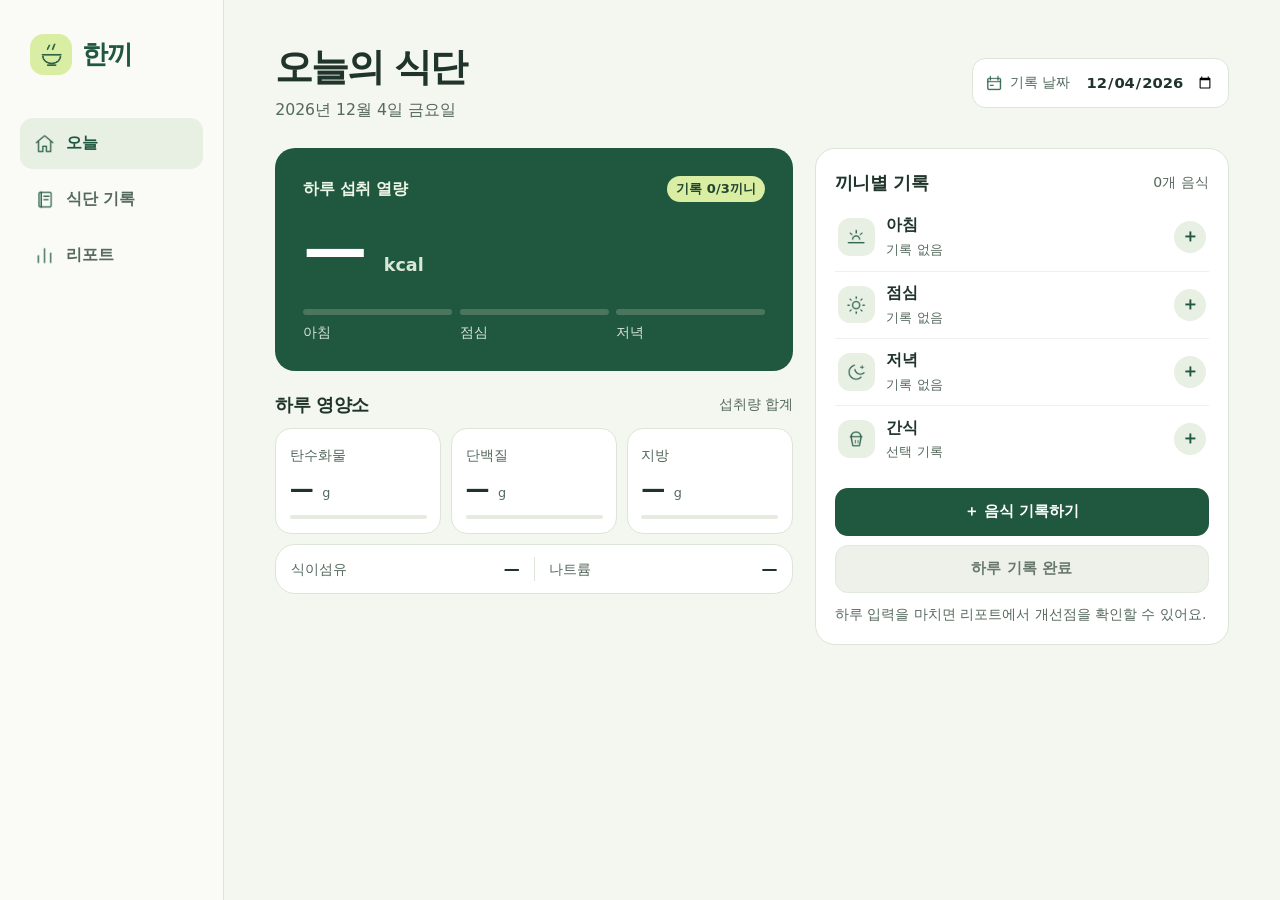
<file: hankki/index.html>
<!doctype html>
<html lang="ko">
<head>
  <meta charset="utf-8">
  <meta name="viewport" content="width=device-width, initial-scale=1">
  <meta name="description" content="끼니별로 먹은 음식을 기록하고 열량과 영양소를 확인하세요.">
  <meta name="theme-color" content="#f5f6f1">
  <title>한끼 | 식습관 분석</title>
  <link rel="icon" href="./assets/bowl.png" type="image/png">
  <link rel="stylesheet" href="./styles.css">
  <script src="./nutrition.js" defer></script>
  <script src="./app.js" defer></script>
</head>
<body>
  <a class="skip-link" href="#workspace">본문으로 건너뛰기</a>
  <header class="sidebar">
    <a class="brand" href="#today" aria-label="한끼, 오늘 화면">
      <span class="brand-mark"><img src="./assets/bowl.png" alt="" width="25" height="25"></span>
      <span>한끼</span>
    </a>
    <nav class="navigation" aria-label="주 메뉴">
      <a class="nav-item" href="#today" data-view="today" aria-current="page">
        <img src="./assets/home.png" alt="" width="21" height="21"><span>오늘</span>
      </a>
      <a class="nav-item" href="#record" data-view="record">
        <img src="./assets/book.png" alt="" width="21" height="21"><span>식단 기록</span>
      </a>
      <a class="nav-item" href="#report" data-view="report">
        <img src="./assets/chart.png" alt="" width="21" height="21"><span>리포트</span>
      </a>
    </nav>
  </header>
  <main id="workspace" class="workspace" tabindex="-1">
    <div id="storage-notice" class="notice" role="alert" hidden>
      브라우저 저장소를 사용할 수 없어 현재 창에서만 기록을 유지해요.
    </div>
    <div id="view"></div>
    <noscript>브라우저에서 자바스크립트를 켜면 식사를 기록할 수 있어요.</noscript>
  </main>
  <div id="announcement" class="toast" role="status" aria-live="polite" aria-atomic="true"></div>
  <dialog id="custom-food" aria-labelledby="custom-title">
    <form id="custom-form">
      <div class="section-head">
        <h2 id="custom-title">음식 직접 추가</h2>
        <button type="button" class="icon-button" data-action="close-custom" aria-label="닫기">×</button>
      </div>
      <p class="hint">영양표시에 적힌 기준 중량과 성분량을 입력하세요. 표시가 없는 성분은 비워 둘 수 있어요.</p>
      <label class="field">음식 이름<input name="name" required maxlength="60" autocomplete="off" placeholder="예시 통밀 샌드위치"></label>
      <label class="field">영양표시의 기준 중량 (g)<input name="basis" type="number" inputmode="decimal" min="0.1" max="10000" step="any" value="100" required></label>
      <div class="custom-grid" id="custom-nutrients"></div>
      <p id="custom-error" class="error" role="alert" hidden></p>
      <button class="button primary full" type="submit">식사에 추가</button>
    </form>
  </dialog>
</body>
</html>
</file>
<file: hankki/styles.css>
:root {
  color-scheme: light;
  --canvas: #f4f6f0;
  --white: #fff;
  --ink: #1f342a;
  --muted: #56695e;
  --forest: #20573f;
  --forest-hover: #174531;
  --soft: #e8efe3;
  --lime: #d9eda3;
  --line: #dce5d8;
  --warm: #994928;
  --focus: #19806b;
  --sidebar: 224px;
  font-family: "Pretendard", "Noto Sans KR", "Noto Sans CJK KR", "Malgun Gothic", system-ui, sans-serif;
  font-size: 16px;
  line-height: 1.55;
  color: var(--ink);
  background: var(--canvas);
}

*, *::before, *::after { box-sizing: border-box; }
[hidden] { display: none !important; }
body { margin: 0; min-width: 0; }
button, input, select { font: inherit; color: inherit; }
button { cursor: pointer; }
button:disabled { cursor: default; }
a { color: var(--forest); }
:is(a, button, input, select, summary, [tabindex="0"]):focus-visible {
  outline: 3px solid var(--focus);
  outline-offset: 3px;
}
:is(main, h1):focus { outline: none; }
img.icon { display: inline-block; flex: none; vertical-align: middle; }
h1, h2, h3, p, dl, dd { margin: 0; }
h1, h2, h3, strong { font-weight: 700; }
h1 { font-size: clamp(1.7rem, 3vw, 2.375rem); letter-spacing: -0.055em; line-height: 1.23; }
h2 { font-size: 1.15rem; letter-spacing: -0.025em; line-height: 1.4; }
h3 { font-size: 0.94rem; }
.muted, .hint, .page-description { color: var(--muted); }
.muted, .hint { font-size: 0.875rem; }
.hint { line-height: 1.6; }
.error { color: #982b28; font-size: 0.875rem; margin-block: 0.5rem; }
.sr-only, .skip-link:not(:focus) {
  position: absolute;
  width: 1px;
  height: 1px;
  margin: -1px;
  overflow: hidden;
  clip-path: inset(50%);
  white-space: nowrap;
}
.skip-link:focus {
  position: fixed;
  top: 0.8rem;
  left: 0.8rem;
  z-index: 50;
  border-radius: 0.6rem;
  padding: 0.7rem 1rem;
  background: var(--white);
}

.sidebar {
  position: fixed;
  inset: 0 auto 0 0;
  width: var(--sidebar);
  padding: 2.1rem 1.25rem;
  background: #fafbf7;
  border-right: 1px solid var(--line);
}
.brand {
  display: flex;
  align-items: center;
  gap: 0.65rem;
  width: max-content;
  margin: 0 0 2.7rem 0.65rem;
  text-decoration: none;
  color: var(--forest);
  font-size: 1.62rem;
  font-weight: 800;
  letter-spacing: -0.06em;
}
.brand-mark {
  display: grid;
  place-items: center;
  width: 2.6rem;
  height: 2.6rem;
  background: var(--lime);
  border-radius: 0.85rem;
}
.navigation { display: grid; gap: 0.35rem; }
.nav-item {
  display: flex;
  align-items: center;
  gap: 0.7rem;
  color: var(--muted);
  min-height: 3.15rem;
  padding: 0.65rem 0.85rem;
  border-radius: 0.8rem;
  text-decoration: none;
  font-weight: 600;
}
.nav-item:hover { background: #eff3e9; }
.nav-item[aria-current="page"] { color: var(--forest); background: var(--soft); font-weight: 800; }
.workspace { margin-inline-start: var(--sidebar); min-height: 100dvh; padding: 2.75rem clamp(1.25rem, 4vw, 3.5rem) 3.5rem; }
#view, .notice { max-width: 69rem; margin-inline: auto; }
.notice {
  padding: 0.75rem 1rem;
  margin-block-end: 1rem;
  border: 1px solid #efd7a9;
  background: #fff4db;
  border-radius: 0.75rem;
  color: #6f4b1f;
}
.page-header {
  display: flex;
  align-items: center;
  justify-content: space-between;
  flex-wrap: wrap;
  margin-bottom: 1.6rem;
  gap: 0.85rem 1.4rem;
}
.page-description { margin-top: 0.45rem; font-size: 0.98rem; }
.date-picker {
  display: flex;
  align-items: center;
  max-width: 100%;
  gap: 0.65rem;
  background: var(--white);
  border: 1px solid var(--line);
  border-radius: 0.85rem;
  padding: 0.38rem 0.55rem 0.38rem 0.75rem;
}
.date-picker label { display: flex; gap: 0.42rem; align-items: center; flex-shrink: 0; font-size: 0.875rem; color: var(--muted); }
.date-picker input {
  min-width: 0;
  max-width: 100%;
  padding: 0.25rem 0.3rem;
  border: 0;
  background: transparent;
  font-size: 0.92rem;
  font-weight: 650;
  min-height: 2.2rem;
}
.date-picker .small-button { min-height: 2.15rem; }
.surface { background: var(--white); border: 1px solid var(--line); border-radius: 1.25rem; }
.section-head { display: flex; justify-content: space-between; align-items: center; gap: 0.6rem; }
.section-head > .muted { flex-shrink: 0; }
.button, .small-button, .icon-button {
  border: 1px solid transparent;
  border-radius: 0.8rem;
  font-weight: 700;
  text-align: center;
  transition: background 140ms ease, border-color 140ms ease;
}
.button { padding: 0.65rem 1rem; min-height: 3rem; font-size: 0.95rem; }
.full { width: 100%; }
.primary { background: var(--forest); color: #fff; }
.primary:hover:not(:disabled) { background: var(--forest-hover); }
.secondary, .small-button, .icon-button { background: #f4f7f0; border-color: var(--line); color: var(--forest); }
.secondary:hover:not(:disabled), .small-button:hover:not(:disabled), .icon-button:hover { background: var(--soft); }
.button:disabled, .small-button:disabled { background: #edf1e9; color: #69786d; border-color: #e1e8de; }
.small-button { min-height: 2.55rem; padding: 0.35rem 0.65rem; font-size: 0.875rem; white-space: nowrap; }
.icon-button { width: 2.5rem; height: 2.5rem; padding: 0; font-size: 1.35rem; }
.text-button, .source-link {
  background: transparent;
  padding: 0.4rem 0;
  border: 0;
  color: var(--forest);
  font-size: 0.875rem;
  font-weight: 700;
  text-underline-offset: 0.22em;
}
.text-button:hover { text-decoration: underline; }
.status-pill, .pill, .partial {
  display: inline-block;
  padding: 0.2rem 0.58rem;
  border-radius: 100vmax;
  font-size: 0.8125rem;
  line-height: 1.55;
  white-space: nowrap;
}
.status-pill { background: var(--lime); color: #234530; font-weight: 800; }
.pill { background: var(--soft); color: var(--forest); font-weight: 700; }
.partial { padding: 0.1rem 0.42rem; background: #fff2e1; color: #774525; font-weight: 600; }
.empty {
  padding: 1.9rem 1rem;
  color: var(--muted);
  text-align: center;
  background: #f5f7f2;
  border: 1px dashed #cbd8c6;
  border-radius: 0.85rem;
  margin: 0.9rem 0;
  overflow-wrap: anywhere;
}
.empty.compact { padding-block: 1rem; font-size: 0.92rem; }

.dashboard, .editor-layout, .report-layout {
  display: grid;
  align-items: start;
  grid-template-columns: minmax(0, 1.25fr) minmax(0, 1fr);
  gap: 1.35rem;
}
.dashboard-primary, .report-primary, .report-secondary {
  display: grid;
  grid-template-columns: minmax(0, 1fr);
  gap: 1.3rem;
  min-width: 0;
}
.energy-card {
  color: #fff;
  padding: clamp(1.15rem, 3vw, 1.75rem);
  border-radius: 1.25rem;
  background: var(--forest);
}
.energy-card h2 { color: #eef6e7; font-size: 1rem; }
.hero-number {
  margin: 0.55rem 0 1.3rem;
  font-size: clamp(2.65rem, 6vw, 4rem);
  line-height: 1.2;
  font-weight: 750;
  letter-spacing: -0.045em;
  overflow-wrap: anywhere;
}
.hero-number span { color: #d9e7d6; font-size: 1.1rem; font-weight: 550; letter-spacing: 0; }
.meal-strip { display: grid; grid-template-columns: repeat(3, minmax(0, 1fr)); gap: 0.45rem; }
.meal-strip span { display: grid; gap: 0.42rem; color: #d7e5d5; font-size: 0.875rem; }
.meal-strip i { display: block; height: 0.38rem; background: #4c755e; border-radius: 1rem; }
.meal-strip .marked { color: #f2f9df; }
.meal-strip .marked i { background: var(--lime); }
.nutrient-section > .section-head { margin-bottom: 0.65rem; }
.macro-grid { display: grid; grid-template-columns: repeat(3, minmax(0, 1fr)); gap: 0.6rem; }
.macro {
  background: var(--white);
  border: 1px solid var(--line);
  padding: 0.85rem;
  border-radius: 1rem;
  min-width: 0;
}
.macro strong {
  display: block;
  font-size: clamp(1.15rem, 2.7vw, 1.5rem);
  font-variant-numeric: tabular-nums;
  margin-block: 0.24rem 0.4rem;
  overflow-wrap: anywhere;
}
.macro small { color: var(--muted); font-size: 0.8rem; font-weight: 500; }
.macro-track { display: block; height: 0.28rem; border-radius: 1rem; background: #e5ebe1; overflow: hidden; }
.macro-track span { display: block; height: 100%; border-radius: inherit; background: var(--forest); }
.macro.protein .macro-track span { background: #b17044; }
.macro.fat .macro-track span { background: #8376a7; }
.macro .partial { margin-top: 0.4rem; max-width: 100%; white-space: normal; }
.other-nutrients { display: grid; grid-template-columns: repeat(2, minmax(0, 1fr)); padding: 0.75rem 0; margin-top: 0.6rem; }
.other-nutrients > div { display: flex; align-items: baseline; justify-content: space-between; gap: 0.35rem 0.6rem; flex-wrap: wrap; padding-inline: 0.9rem; }
.other-nutrients > div + div { border-left: 1px solid var(--line); }
.other-nutrients dt { color: var(--muted); font-size: 0.875rem; }
.other-nutrients dt .partial { margin-left: 0.3rem; }
dd { font-weight: 700; overflow-wrap: anywhere; }
.meal-card { padding: 1.2rem; }
.meal-card > .section-head { margin: 0.15rem 0 0.45rem; }
.meals { display: grid; margin-block: 0.15rem 1rem; }
.meal-row {
  width: 100%;
  display: grid;
  grid-template-columns: auto minmax(0, 1fr) auto;
  align-items: center;
  gap: 0.7rem;
  min-height: 4.2rem;
  padding: 0.6rem 0.18rem;
  background: transparent;
  border: 0;
  text-align: left;
}
.meal-row + .meal-row { border-top: 1px solid #edf0eb; }
.meal-row:hover .meal-copy strong { color: #327653; text-decoration: underline; text-underline-offset: 0.24em; }
.meal-icon {
  display: grid;
  place-items: center;
  width: 2.35rem;
  height: 2.35rem;
  border-radius: 0.75rem;
  background: var(--soft);
}
.meal-copy { min-width: 0; display: grid; gap: 0.1rem; }
.meal-copy > span { color: var(--muted); font-size: 0.83rem; overflow: hidden; text-overflow: ellipsis; white-space: nowrap; }
.meal-result { font-size: 0.9rem; font-weight: 700; text-align: right; }
.plus {
  display: inline-grid;
  place-items: center;
  width: 2rem;
  height: 2rem;
  border-radius: 100vmax;
  background: var(--soft);
  color: var(--forest);
  font-size: 1.1rem;
  font-weight: 700;
}
.meal-card .button + .button { margin-top: 0.55rem; }
.finish-note { margin-top: 0.6rem; }
.finish-cancel { margin-top: 0.45rem; }

.editor-context { position: sticky; z-index: 5; top: 0; padding: 0.8rem 0; margin-top: -0.8rem; background: var(--canvas); }
.editor-context .page-header { margin-bottom: 0.8rem; }
.segmented {
  display: flex;
  width: 100%;
  background: var(--soft);
  border-radius: 0.95rem;
  padding: 0.3rem;
  gap: 0.28rem;
}
.segmented button {
  flex: 1 1 0;
  min-height: 2.65rem;
  min-width: 0;
  border: 1px solid transparent;
  border-radius: 0.68rem;
  background: transparent;
  color: var(--muted);
  padding: 0.3rem 0.5rem;
  font-weight: 650;
  white-space: nowrap;
}
.segmented button:hover { color: var(--forest); }
.segmented button[aria-pressed="true"] {
  background: var(--white);
  color: var(--forest);
  font-weight: 800;
  border-color: #dce7d8;
}
.selected-check { margin-right: 0.28rem; }
.editor-layout { grid-template-columns: minmax(0, 1fr) minmax(0, 1.18fr); margin-top: 0.28rem; }
.search-panel, .draft-panel, .chart-card, .amounts-card { padding: clamp(1.05rem, 2.4vw, 1.45rem); }
.search-box {
  margin-top: 0.75rem;
  display: flex;
  align-items: center;
  border: 1px solid #87a58e;
  border-radius: 0.85rem;
  gap: 0.6rem;
  padding: 0.1rem 0.75rem;
}
.search-box:focus-within { border-color: var(--focus); box-shadow: 0 0 0 2px #cadfd2; }
.search-box input { min-width: 0; width: 100%; border: 0; background: transparent; min-height: 2.9rem; padding-block: 0.5rem; }
.search-box input:focus-visible { outline: none; }
.results-head { margin-block: 0.9rem 0.4rem; }
.results-head h3 { color: var(--muted); }
.food-result {
  display: flex;
  align-items: center;
  justify-content: space-between;
  text-align: left;
  width: 100%;
  min-height: 3.65rem;
  border: 0;
  border-top: 1px solid #edf0eb;
  background: var(--white);
  padding: 0.5rem 0.15rem;
  gap: 0.6rem;
}
.food-result:hover .plus { background: var(--lime); }
.food-result small { display: block; color: var(--muted); font-size: 0.845rem; }
.food-result .plus { flex: none; }
.more-results { margin-block: 0.3rem; }
.more-results small { color: var(--muted); margin-left: 0.27rem; font-weight: 500; font-size: 0.85rem; }
.manual-button { margin-top: 0.55rem; }
.draft-entry {
  padding-block: 0.95rem;
  border-bottom: 1px solid #edf0eb;
  scroll-margin-top: 10rem;
}
.entry-name { display: grid; min-width: 0; overflow-wrap: anywhere; gap: 0.17rem; }
.entry-energy { flex-shrink: 0; font-size: 0.92rem; color: var(--forest); }
.weight-row { display: flex; align-items: center; justify-content: space-between; gap: 0.5rem; margin-top: 0.55rem; }
.weight-row label { color: var(--muted); font-size: 0.88rem; }
.weight-control { display: flex; gap: 0.3rem; min-width: 0; }
.weight-step {
  background: var(--soft);
  border-radius: 0.65rem;
  border: 0;
  color: var(--forest);
  min-width: 2.4rem;
  min-height: 2.6rem;
  padding: 0.25rem;
  font-weight: 800;
}
.weight-step:hover { background: #dae7d8; }
.weight-field {
  border: 1px solid #becebb;
  border-radius: 0.65rem;
  display: flex;
  align-items: center;
  padding: 0.12rem 0.5rem;
  width: 6.4rem;
  background: #fdfefa;
}
.weight-field:focus-within { border-color: var(--focus); box-shadow: 0 0 0 2px #cadfd2; }
.weight-field input {
  min-width: 0;
  width: 100%;
  text-align: right;
  border: 0;
  background: transparent;
  padding: 0.2rem;
  min-height: 2.25rem;
  scroll-margin-top: 11rem;
}
.weight-field input::-webkit-inner-spin-button { appearance: none; }
.weight-field input[type="number"] { appearance: textfield; }
.weight-field input:focus-visible { outline: none; }
.weight-field:has(input[aria-invalid="true"]) { border-color: #a52320; }
.weight-field > span { color: var(--muted); font-size: 0.9rem; }
.entry-actions { display: flex; align-items: center; flex-wrap: wrap; gap: 0 1rem; margin-top: 0.15rem; }
.entry-actions .source-link { margin-left: auto; color: var(--muted); font-weight: 550; }
.meal-summary { margin-block: 0.9rem; padding: 0.85rem 1rem; border-radius: 1rem; background: var(--soft); }
.meal-energy { color: var(--forest); font-size: 1.35rem; }
.meal-nutrients { display: grid; grid-template-columns: repeat(3, minmax(0, 1fr)); gap: 0.55rem; margin-top: 0.6rem; }
.meal-nutrients dt { color: var(--muted); font-size: 0.82rem; }
.meal-nutrients .partial, .amounts .partial { margin-inline-start: 0.3rem; }

.report-context { display: flex; flex-wrap: wrap; gap: 0.5rem 1rem; align-items: center; justify-content: space-between; margin-bottom: 1.05rem; }
.period-tabs { max-width: 21rem; }
.period-control { display: flex; justify-content: space-between; align-items: center; gap: 0.65rem; font-size: 0.92rem; font-weight: 650; }
.period-control > span { text-align: center; }
.report-layout { grid-template-columns: minmax(0, 1.6fr) minmax(0, 1fr); }
select {
  appearance: none;
  background: #f6f8f4 url("./assets/chevron.png") no-repeat right 0.6rem center / 1rem 1rem;
  border: 1px solid var(--line);
  border-radius: 0.65rem;
  min-height: 2.55rem;
  padding: 0.35rem 1.9rem 0.35rem 0.65rem;
  max-width: 100%;
  font-size: 0.9rem;
  font-weight: 650;
}
.chart-total { display: grid; justify-items: start; gap: 0.12rem; margin-block: 0.8rem 0.6rem; }
.chart-total strong { font-size: clamp(1.8rem, 3vw, 2.55rem); line-height: 1.2; letter-spacing: -0.025em; overflow-wrap: anywhere; }
.chart-total small { font-size: 0.95rem; color: var(--muted); font-weight: 550; }
.chart-scroll { min-width: 0; overflow-x: auto; padding: 0.35rem 0.12rem 0.25rem; }
.chart { --plot-height: 9.3rem; display: grid; grid-template-columns: auto minmax(0, 1fr); gap: 0.45rem; }
.chart.long-chart { min-width: max(100%, calc(var(--columns) * 1.5rem + 3.5rem)); }
.axis {
  display: flex;
  flex-direction: column;
  justify-content: space-between;
  text-align: right;
  color: var(--muted);
  font-size: 0.77rem;
  height: var(--plot-height);
}
.chart-columns {
  display: grid;
  grid-template-columns: repeat(var(--columns), minmax(0, 1fr));
  background: repeating-linear-gradient(to bottom, var(--line) 0 1px, transparent 1px calc((var(--plot-height) - 1px) / 2)) no-repeat;
  background-size: 100% var(--plot-height);
}
.chart-column {
  display: grid;
  grid-template-rows: var(--plot-height) auto;
  align-items: stretch;
  justify-items: center;
  padding: 0;
  min-width: 0;
  background: transparent;
  border: 0;
  color: var(--muted);
  font-size: 0.77rem;
}
.chart-column:focus-visible { outline-offset: -1px; }
.bar-slot { width: 100%; display: flex; justify-content: center; align-items: flex-end; }
.bar { width: 62%; max-width: 3.6rem; height: max(var(--fill), 2px); border-radius: 0.35rem 0.35rem 0 0; background: #b9da84; }
.chart-column:nth-child(even) .bar { background: #cfe6a4; }
.chart-column.selected .bar, button.chart-column:hover .bar { background: var(--forest); }
.chart-column.partial-value .bar { background: repeating-linear-gradient(135deg, #b9d994 0 6px, #779369 6px 9px); }
.chart-column.no-value .bar { background: transparent; border-top: 2px dotted #b6c4b2; border-radius: 0; }
.chart-label { margin-top: 0.42rem; padding: 0 0.1rem; min-height: 1.55rem; white-space: nowrap; text-align: center; }
.chart-label small { display: block; white-space: normal; font-size: 0.83rem; color: var(--ink); }
.chart-note { margin-top: 0.5rem; }
.amounts > div, .comparison > div {
  display: flex;
  align-items: baseline;
  justify-content: space-between;
  flex-wrap: wrap;
  gap: 0.35rem 0.6rem;
  min-height: 2.6rem;
  padding: 0.52rem 0;
  border-bottom: 1px solid #edf0eb;
}
.amounts { margin-top: 0.55rem; }
.amounts > :last-child, .comparison > :last-child { border-bottom: 0; }
.amounts-card .hint, .amounts-card .button { margin-top: 0.6rem; }
.tips-card { padding: 1.2rem; border: 1px solid #dce6d8; border-radius: 1.25rem; background: var(--soft); }
.tips-card .hint { margin-top: 0.45rem; }
.tips-card .button { margin-top: 0.7rem; }
.comparison { margin-block: 0.55rem; }
.comparison > div { border-color: #d7e3d3; }
.comparison dd span { color: var(--muted); font-weight: 500; font-size: 0.875rem; }
.tip { background: #f9fbf7; border-radius: 0.75rem; padding: 0.65rem 0.8rem; margin-top: 0.55rem; overflow-wrap: anywhere; }
.tip p { color: var(--muted); font-size: 0.915rem; margin-top: 0.2rem; }
.sources { padding: 0.9rem 1rem; color: var(--muted); font-size: 0.875rem; }
.sources summary { cursor: pointer; color: var(--forest); font-weight: 750; }
.sources p { margin: 0.55rem 0; }
.sources a { display: block; width: fit-content; }

.toast {
  position: fixed;
  right: 1.25rem;
  bottom: 1.2rem;
  z-index: 30;
  border-radius: 0.75rem;
  color: #fff;
  background: #193d2e;
  padding: 0.75rem 1.05rem;
  max-width: min(26rem, calc(100vw - 2.5rem));
  overflow-wrap: anywhere;
  pointer-events: none;
  box-shadow: 0 3px 12px #11261a2c;
  font-size: 0.92rem;
}
.toast:empty { opacity: 0; padding: 0; }
dialog {
  width: min(35rem, calc(100% - 2rem));
  max-height: calc(100dvh - 2rem);
  border: 1px solid var(--line);
  border-radius: 1.15rem;
  background: var(--white);
  color: var(--ink);
  padding: 1.25rem;
  box-shadow: 0 10px 40px #1f31254d;
}
dialog::backdrop { background: #1b2d23a0; }
dialog .hint { margin-bottom: 0.55rem; }
.field { display: grid; gap: 0.2rem; margin-block: 0.55rem; font-size: 0.91rem; font-weight: 650; }
.field input {
  min-height: 2.55rem;
  min-width: 0;
  width: 100%;
  border: 1px solid #bbcdb8;
  border-radius: 0.65rem;
  background: #fdfefa;
  padding: 0.43rem 0.65rem;
  font-weight: 500;
}
.custom-grid { display: grid; grid-template-columns: repeat(2, minmax(0, 1fr)); gap: 0 0.6rem; margin-bottom: 0.7rem; }
.custom-grid .field { margin-block: 0.26rem; }

@media (max-width: 960px) {
  :root { --sidebar: 11rem; }
  .sidebar { padding-inline: 0.85rem; }
  .workspace { padding-inline: 1.25rem; }
  .dashboard, .editor-layout, .report-layout { gap: 0.85rem; }
}

@media (max-width: 760px) {
  .sidebar { position: static; width: auto; padding: 0.83rem 1.05rem 0.25rem; border: 0; background: var(--canvas); }
  .brand { font-size: 1.47rem; margin: 0; }
  .brand-mark { width: 2.25rem; height: 2.25rem; border-radius: 0.72rem; }
  .brand-mark img { width: 1.35rem; height: 1.35rem; }
  .navigation {
    grid-template-columns: repeat(3, 1fr);
    position: fixed;
    z-index: 20;
    inset: auto 0 0;
    padding: 0.35rem 0.6rem calc(0.35rem + env(safe-area-inset-bottom, 0px));
    border-top: 1px solid var(--line);
    background: #fafbf7;
  }
  .nav-item { justify-content: center; flex-direction: column; gap: 0.12rem; padding: 0.25rem 0.4rem; font-size: 0.81rem; }
  .workspace { margin: 0; padding: 1.1rem 1.05rem 5.8rem; min-height: auto; }
  .page-header { margin-bottom: 1rem; }
  .dashboard, .editor-layout, .report-layout { grid-template-columns: minmax(0, 1fr); gap: 0.9rem; }
  .dashboard-primary, .report-primary, .report-secondary { gap: 0.9rem; }
  .period-tabs { max-width: none; }
  .period-control { width: 100%; }
  .toast { bottom: calc(4.65rem + env(safe-area-inset-bottom, 0px)); }
}

@media (max-width: 390px) {
  .workspace { padding-inline: 0.8rem; }
  .date-picker { gap: 0.35rem; padding-inline: 0.5rem; }
  .macro { padding-inline: 0.6rem; }
  .chart-label { font-size: 0.74rem; }
  .weight-field { width: 5.6rem; }
}

@media (prefers-reduced-motion: reduce) {
  *, *::before, *::after { transition-duration: 0s !important; }
}
</file>
